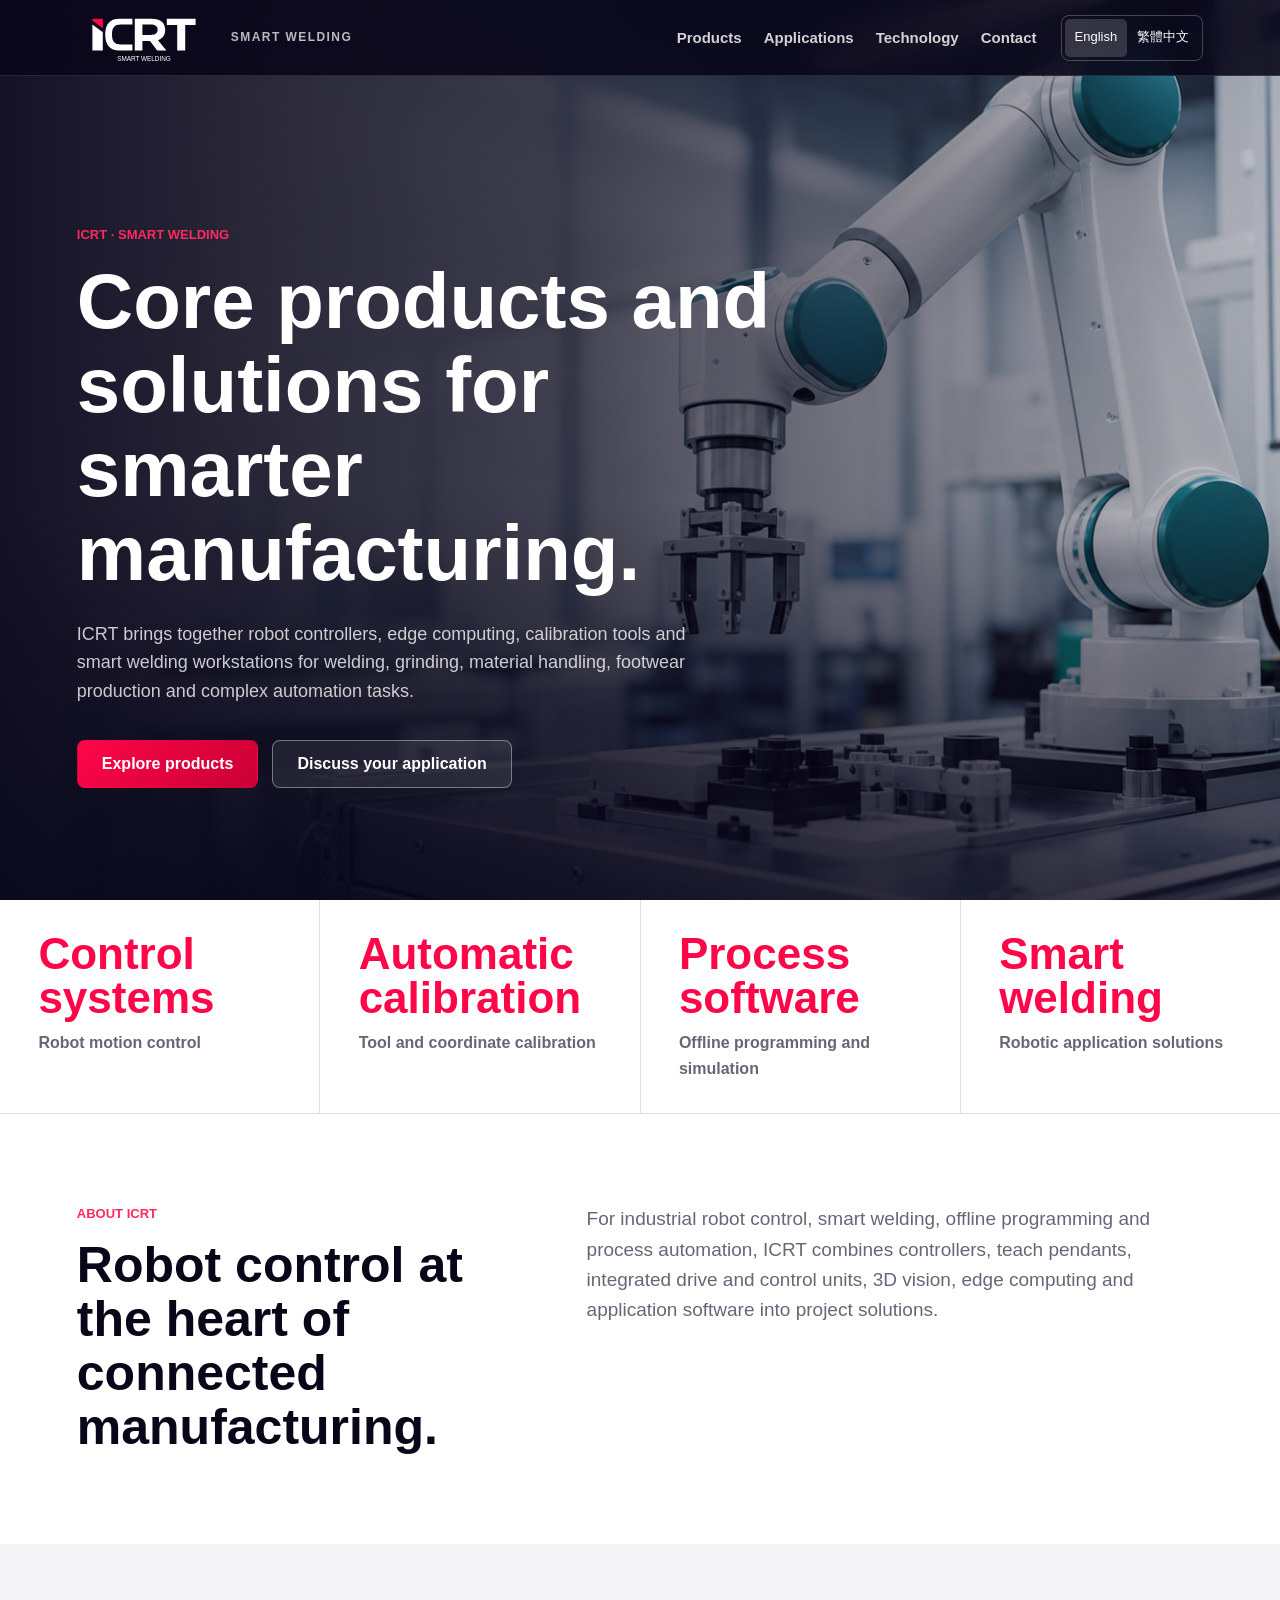
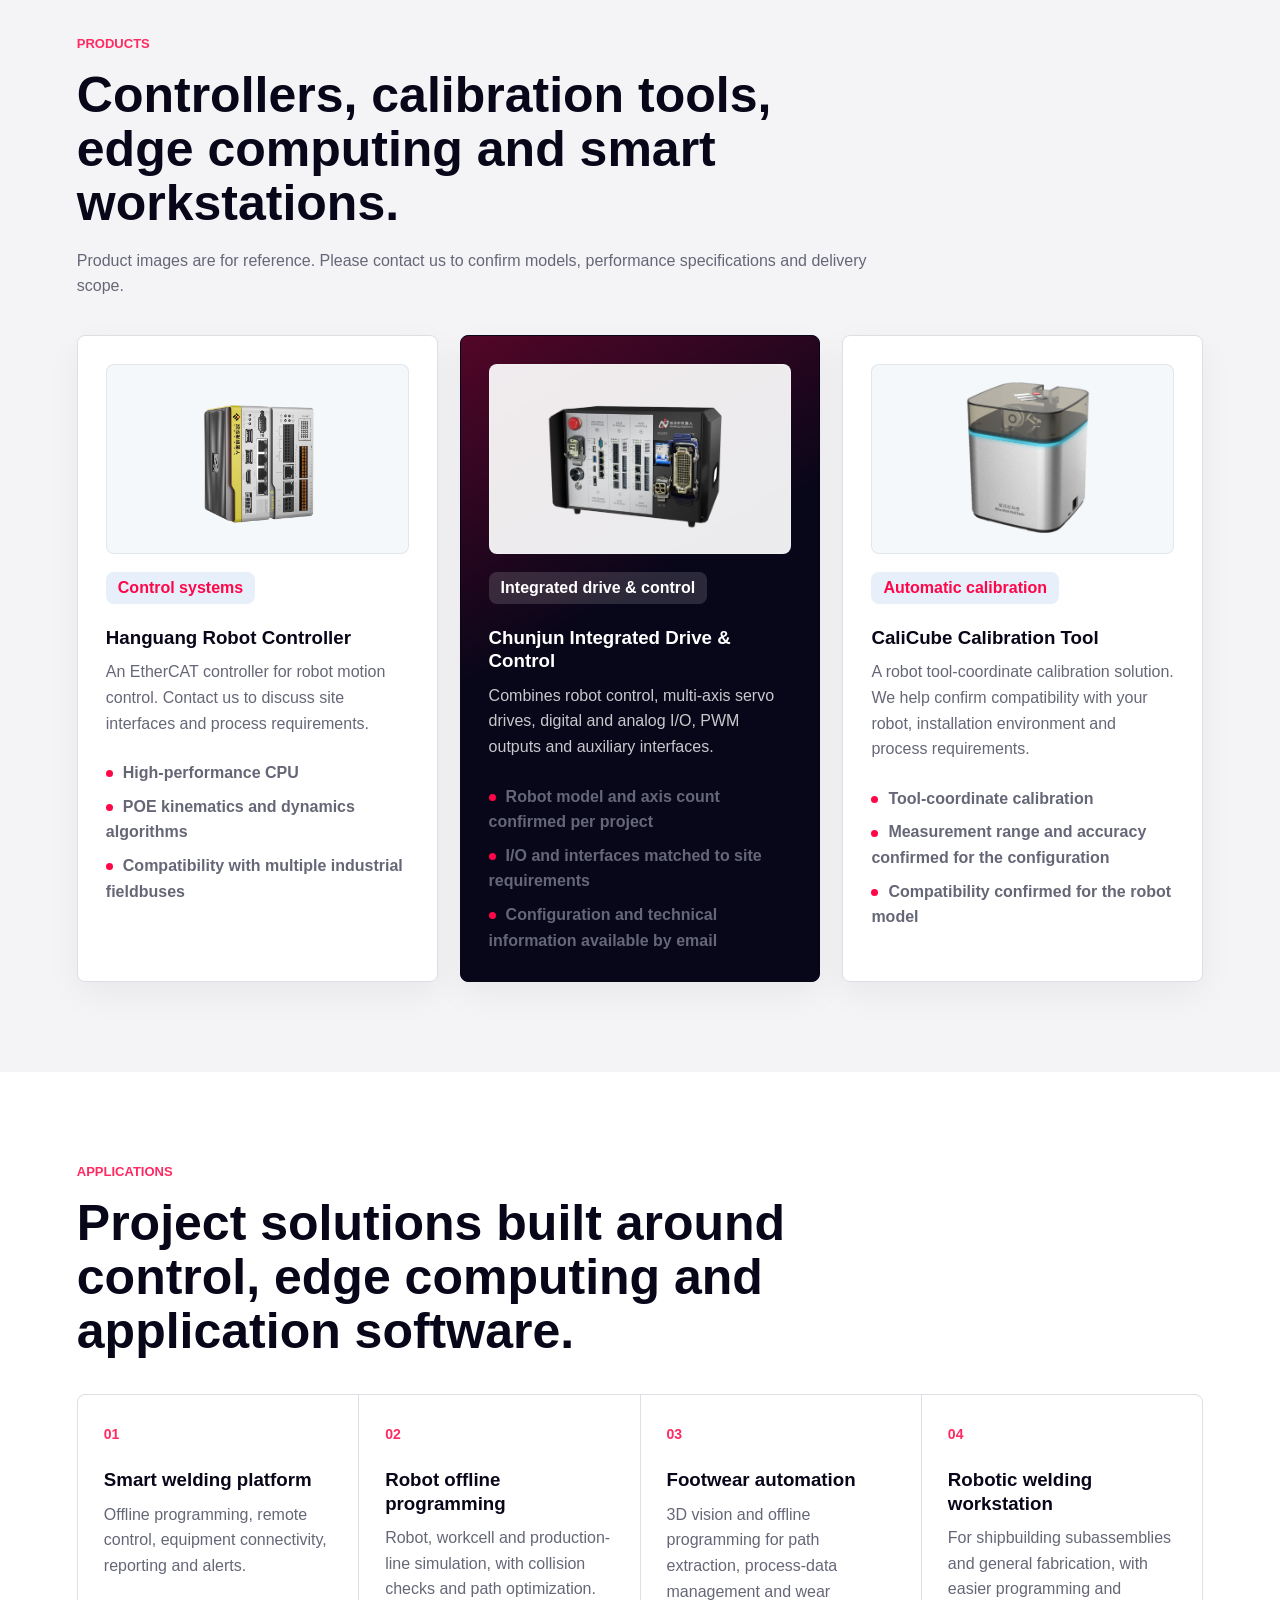
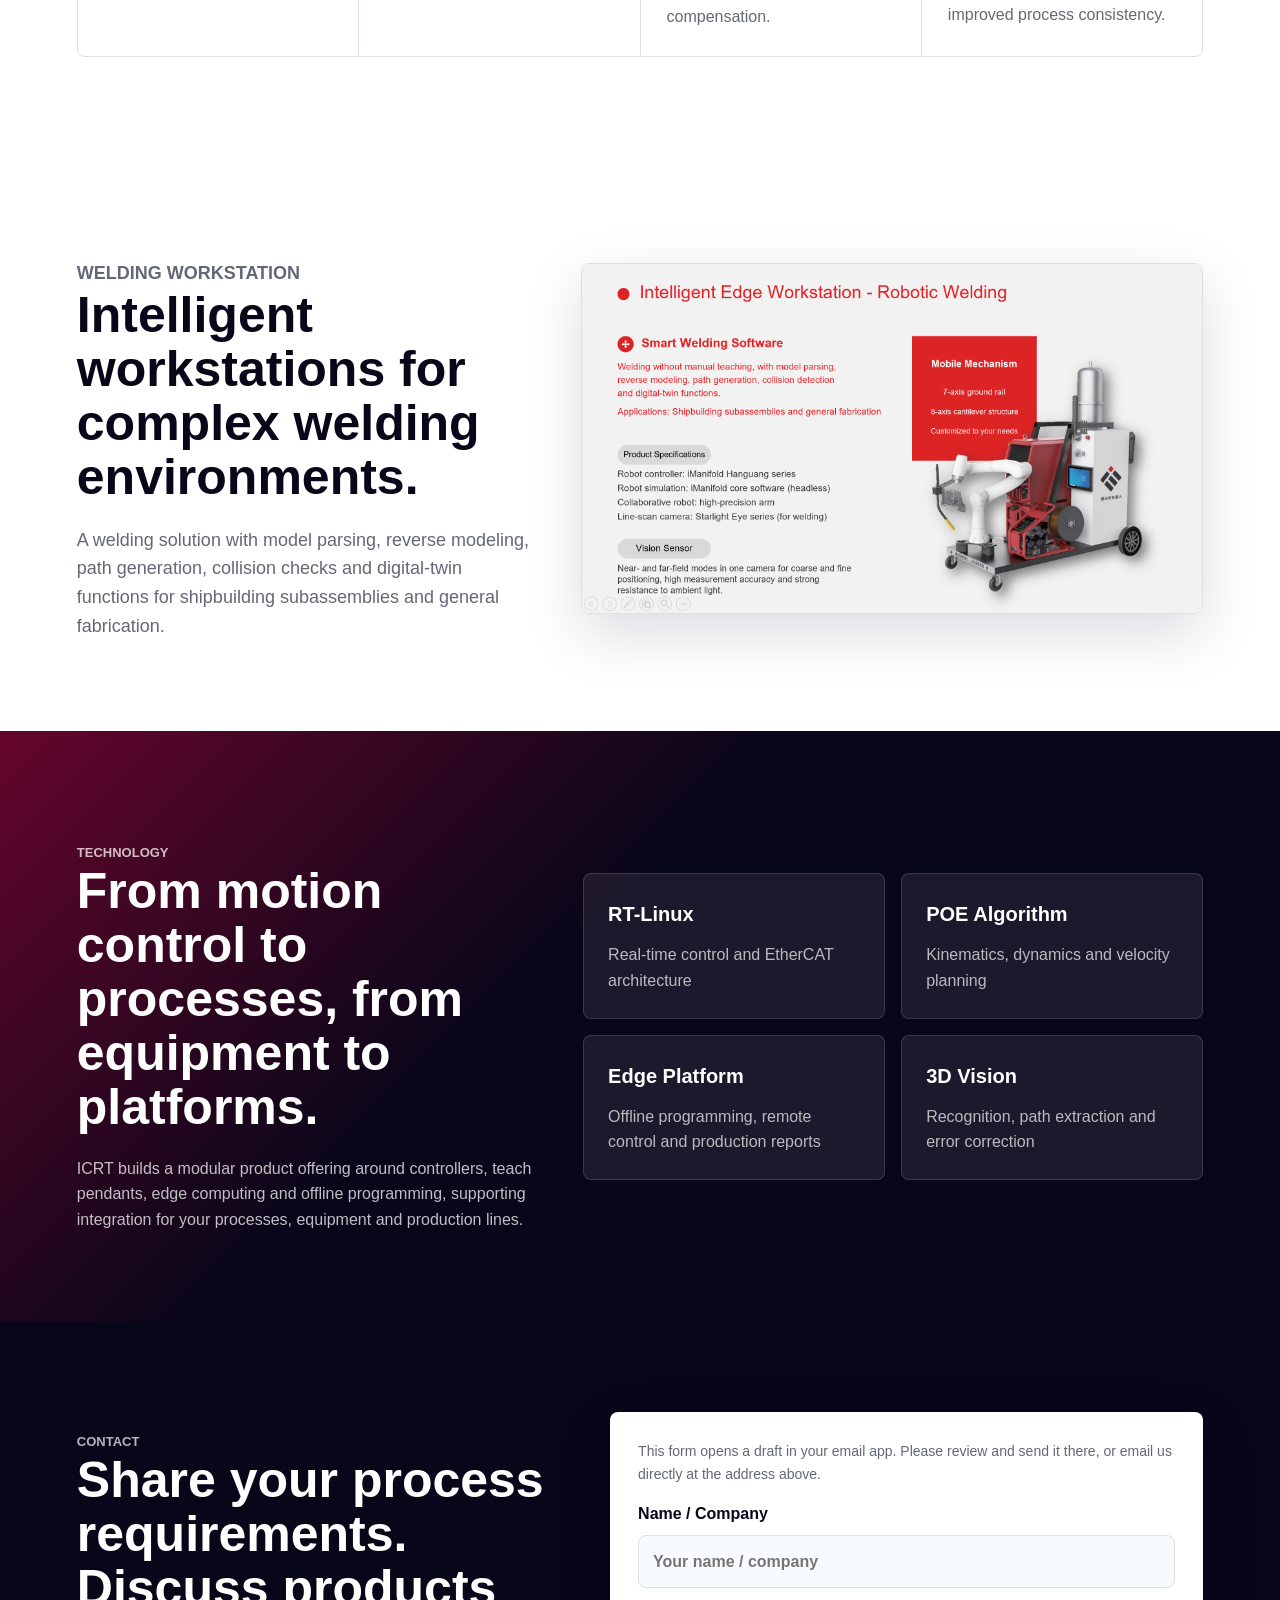
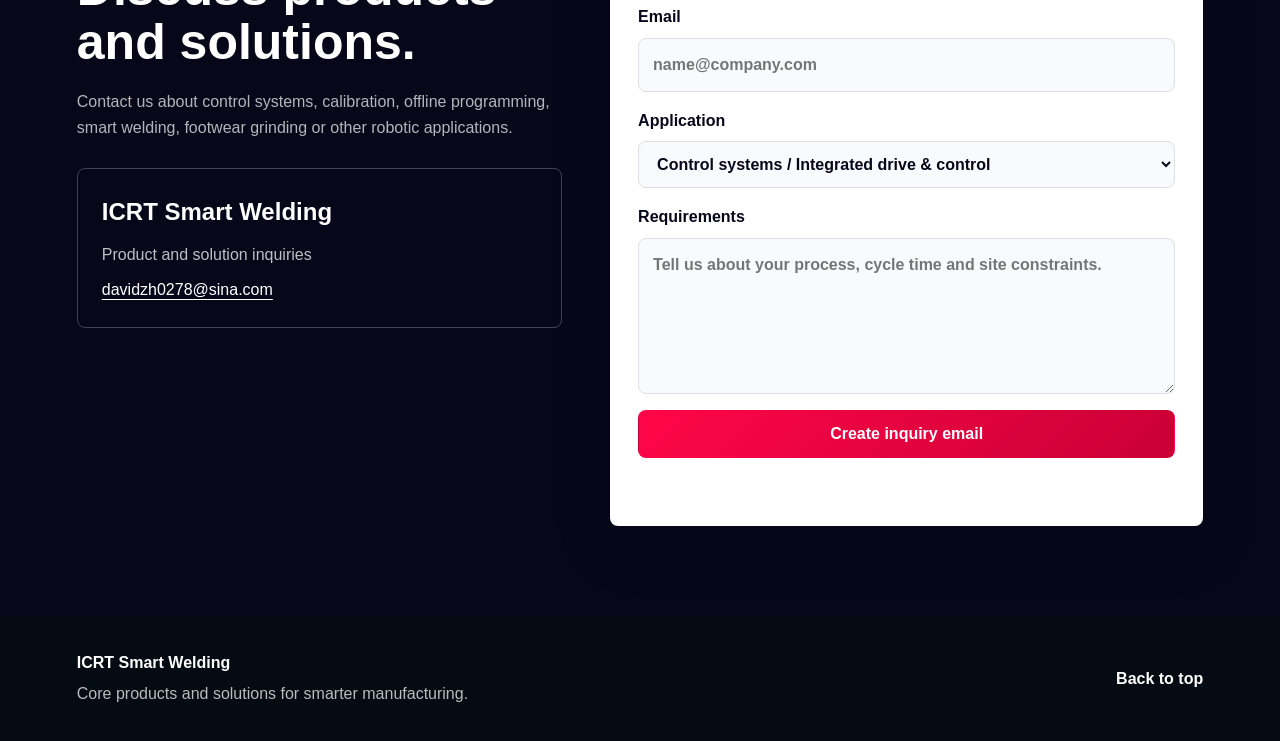
<file: index.html>
<!doctype html>
<html lang="en">
  <head>
    <meta charset="UTF-8" />
    <meta name="viewport" content="width=device-width, initial-scale=1.0" />
    <meta
      name="description"
      content="Explore ICRT robot control, calibration, offline programming, edge computing and smart welding solutions."
    />
    <title>ICRT Smart Welding | Robot Control &amp; Automation Solutions</title>
    <link rel="alternate" hreflang="en" href="./" />
    <link rel="alternate" hreflang="zh-Hant" href="zh-hant/" />
    <link rel="alternate" hreflang="x-default" href="./" />
    <link rel="icon" href="assets/brand/icrt-mark.svg" type="image/svg+xml" />
    <link rel="stylesheet" href="styles.css" />
  </head>
  <body>
    <header class="site-header">
      <a class="brand" href="#top" aria-label="ICRT Smart Welding home">
        <img src="assets/icrt-logo.svg" alt="" />
        <span>SMART WELDING</span>
      </a>
      <div class="header-controls">
        <nav class="site-nav" id="site-navigation" aria-label="Main navigation">
          <a href="#products">Products</a>
          <a href="#solutions">Applications</a>
          <a href="#technology">Technology</a>
          <a href="#contact">Contact</a>
        </nav>
        <nav class="language-switch" aria-label="Website language">
          <a href="./" lang="en" hreflang="en" aria-current="page">English</a>
          <a href="zh-hant/" lang="zh-Hant" hreflang="zh-Hant">繁體中文</a>
        </nav>
        <button class="nav-toggle" type="button" aria-label="Open navigation" aria-controls="site-navigation" aria-expanded="false">
          <span></span>
          <span></span>
          <span></span>
        </button>
      </div>
    </header>

    <main id="top">
      <section class="hero">
        <img class="hero-image" src="assets/hero-cobot.png" alt="A collaborative robot in an industrial workspace" />
        <div class="hero-overlay"></div>
        <div class="hero-content">
          <p class="eyebrow">ICRT · SMART WELDING</p>
          <h1>Core products and solutions for smarter manufacturing.</h1>
          <p>
            ICRT brings together robot controllers, edge computing, calibration tools and smart welding workstations
            for welding, grinding, material handling, footwear production and complex automation tasks.
          </p>
          <div class="hero-actions">
            <a class="button primary" href="#products">Explore products</a>
            <a class="button secondary" href="#contact">Discuss your application</a>
          </div>
        </div>
      </section>

      <section class="metrics">
        <article>
          <strong>Control systems</strong>
          <span>Robot motion control</span>
        </article>
        <article>
          <strong>Automatic calibration</strong>
          <span>Tool and coordinate calibration</span>
        </article>
        <article>
          <strong>Process software</strong>
          <span>Offline programming and simulation</span>
        </article>
        <article>
          <strong>Smart welding</strong>
          <span>Robotic application solutions</span>
        </article>
      </section>

      <section class="section intro">
        <div>
          <p class="section-label">About ICRT</p>
          <h2>Robot control at the heart of connected manufacturing.</h2>
        </div>
        <p>
          For industrial robot control, smart welding, offline programming and process automation,
          ICRT combines controllers, teach pendants, integrated drive and control units, 3D vision,
          edge computing and application software into project solutions.
        </p>
      </section>

      <section class="section" id="products">
        <div class="section-heading">
          <p class="section-label">Products</p>
          <h2>Controllers, calibration tools, edge computing and smart workstations.</h2>
          <p class="product-note">Product images are for reference. Please contact us to confirm models, performance specifications and delivery scope.</p>
        </div>
        <div class="product-grid">
          <article class="product-card">
            <img src="assets/materials/hangguang-controller.png" alt="Hanguang Robot Controller" />
            <span class="product-tag">Control systems</span>
            <h3>Hanguang Robot Controller</h3>
            <p>An EtherCAT controller for robot motion control. Contact us to discuss site interfaces and process requirements.</p>
            <ul>
              <li>High-performance CPU</li>
              <li>POE kinematics and dynamics algorithms</li>
              <li>Compatibility with multiple industrial fieldbuses</li>
            </ul>
          </article>
          <article class="product-card featured">
            <img src="assets/materials/chunjun-drive-control.png" alt="Chunjun Integrated Drive &amp; Control" />
            <span class="product-tag">Integrated drive &amp; control</span>
            <h3>Chunjun Integrated Drive &amp; Control</h3>
            <p>Combines robot control, multi-axis servo drives, digital and analog I/O, PWM outputs and auxiliary interfaces.</p>
            <ul>
              <li>Robot model and axis count confirmed per project</li>
              <li>I/O and interfaces matched to site requirements</li>
              <li>Configuration and technical information available by email</li>
            </ul>
          </article>
          <article class="product-card">
            <img src="assets/materials/calicube.png" alt="CaliCube calibration tool" />
            <span class="product-tag">Automatic calibration</span>
            <h3>CaliCube Calibration Tool</h3>
            <p>A robot tool-coordinate calibration solution. We help confirm compatibility with your robot, installation environment and process requirements.</p>
            <ul>
              <li>Tool-coordinate calibration</li>
              <li>Measurement range and accuracy confirmed for the configuration</li>
              <li>Compatibility confirmed for the robot model</li>
            </ul>
          </article>
        </div>
      </section>

      <section class="section solutions" id="solutions">
        <div class="section-heading">
          <p class="section-label">Applications</p>
          <h2>Project solutions built around control, edge computing and application software.</h2>
        </div>
        <div class="solution-list">
          <article>
            <span>01</span>
            <h3>Smart welding platform</h3>
            <p>Offline programming, remote control, equipment connectivity, reporting and alerts.</p>
          </article>
          <article>
            <span>02</span>
            <h3>Robot offline programming</h3>
            <p>Robot, workcell and production-line simulation, with collision checks and path optimization.</p>
          </article>
          <article>
            <span>03</span>
            <h3>Footwear automation</h3>
            <p>3D vision and offline programming for path extraction, process-data management and wear compensation.</p>
          </article>
          <article>
            <span>04</span>
            <h3>Robotic welding workstation</h3>
            <p>For shipbuilding subassemblies and general fabrication, with easier programming and improved process consistency.</p>
          </article>
        </div>
      </section>

      <section class="section image-feature">
        <div>
          <p class="section-label">Welding Workstation</p>
          <h2>Intelligent workstations for complex welding environments.</h2>
          <p>
            A welding solution with model parsing, reverse modeling, path generation, collision checks
            and digital-twin functions for shipbuilding subassemblies and general fabrication.
          </p>
        </div>
        <img src="assets/materials/welding-workstation-en.png" alt="Robotic welding workstation" />
      </section>

      <section class="section tech-band" id="technology">
        <div class="tech-copy">
          <p class="section-label">Technology</p>
          <h2>From motion control to processes, from equipment to platforms.</h2>
          <p>
            ICRT builds a modular product offering around controllers, teach pendants, edge computing
            and offline programming, supporting integration for your processes, equipment and production lines.
          </p>
        </div>
        <div class="tech-grid">
          <div>
            <strong>RT-Linux</strong>
            <span>Real-time control and EtherCAT architecture</span>
          </div>
          <div>
            <strong>POE Algorithm</strong>
            <span>Kinematics, dynamics and velocity planning</span>
          </div>
          <div>
            <strong>Edge Platform</strong>
            <span>Offline programming, remote control and production reports</span>
          </div>
          <div>
            <strong>3D Vision</strong>
            <span>Recognition, path extraction and error correction</span>
          </div>
        </div>
      </section>

      <section class="contact-section" id="contact">
        <div>
          <p class="section-label">Contact</p>
          <h2>Share your process requirements. Discuss products and solutions.</h2>
          <p>
            Contact us about control systems, calibration, offline programming, smart welding, footwear grinding or other robotic applications.
          </p>
          <div class="contact-details">
            <strong>ICRT Smart Welding</strong>
            <span>Product and solution inquiries</span>
            <a href="mailto:davidzh0278@sina.com">davidzh0278@sina.com</a>
          </div>
        </div>
        <form class="contact-form" aria-describedby="contact-form-help">
          <p class="form-help" id="contact-form-help">This form opens a draft in your email app. Please review and send it there, or email us directly at the address above.</p>
          <label>
            Name / Company
            <input type="text" name="name" placeholder="Your name / company" required />
          </label>
          <label>
            Email
            <input type="email" name="email" placeholder="name@company.com" required />
          </label>
          <label>
            Application
            <select name="scenario">
              <option>Control systems / Integrated drive &amp; control</option>
              <option>Smart welding platform</option>
              <option>Offline programming / Edge computing</option>
              <option>Calibration / Vision</option>
            </select>
          </label>
          <label>
            Requirements
            <textarea name="message" rows="5" placeholder="Tell us about your process, cycle time and site constraints." required></textarea>
          </label>
          <button class="button primary" type="submit">Create inquiry email</button>
          <p class="form-status" role="status"></p>
        </form>
      </section>
    </main>

    <footer class="site-footer">
      <div>
        <strong>ICRT Smart Welding</strong>
        <p>Core products and solutions for smarter manufacturing.</p>
      </div>
      <a href="#top">Back to top</a>
    </footer>

    <script src="script.js"></script>
  </body>
</html>
</file>
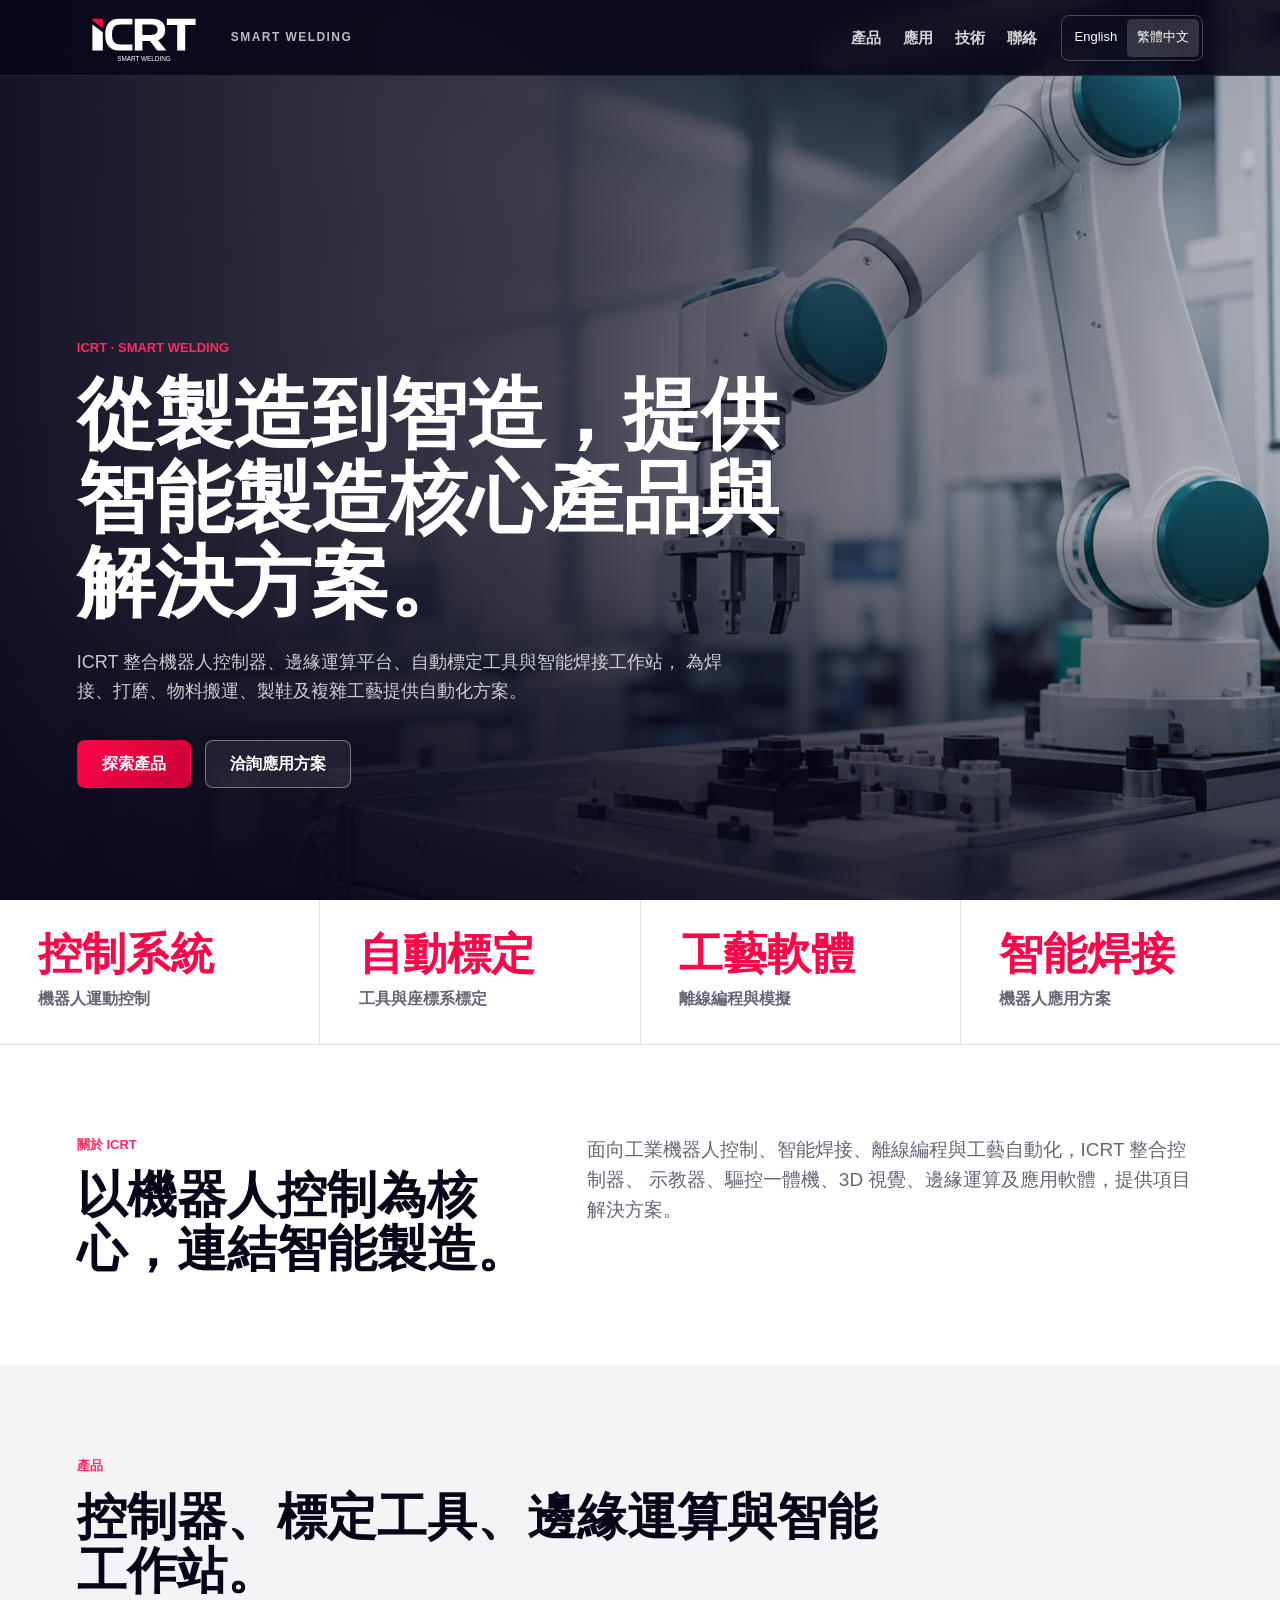
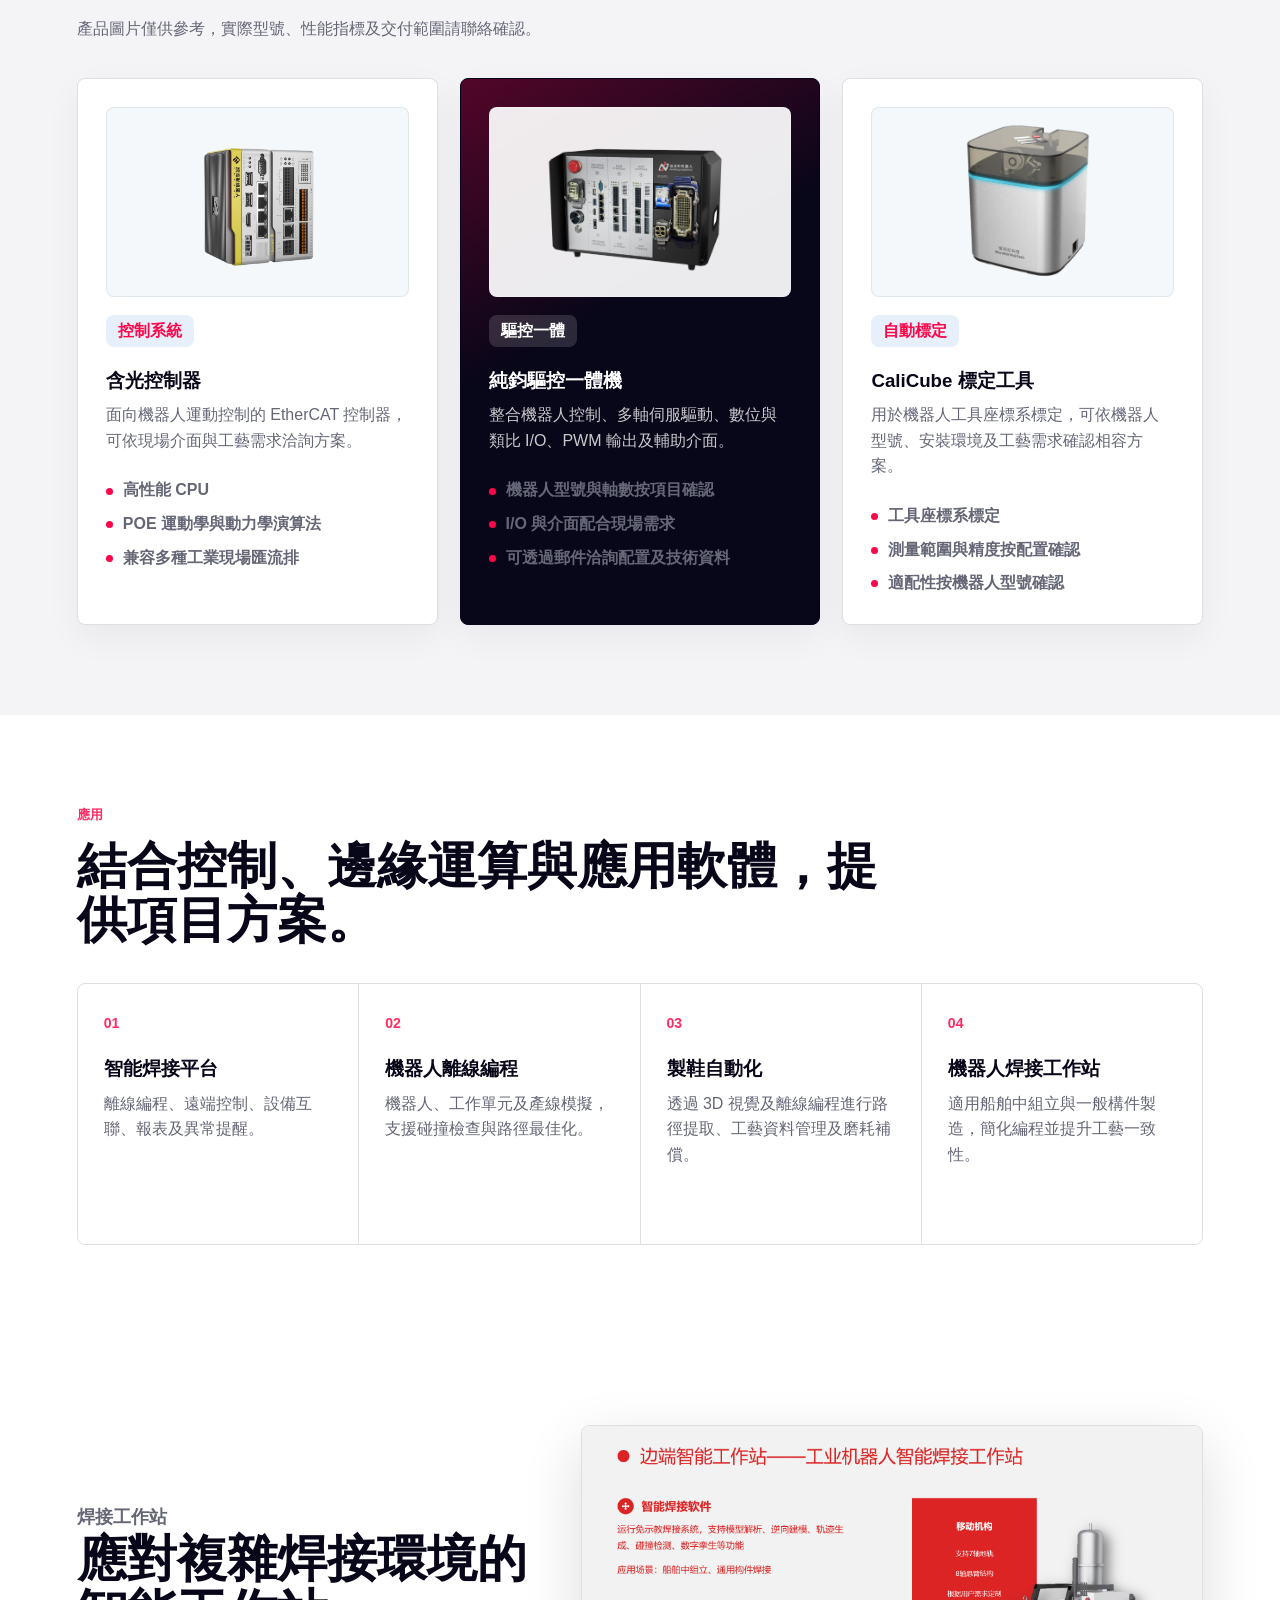
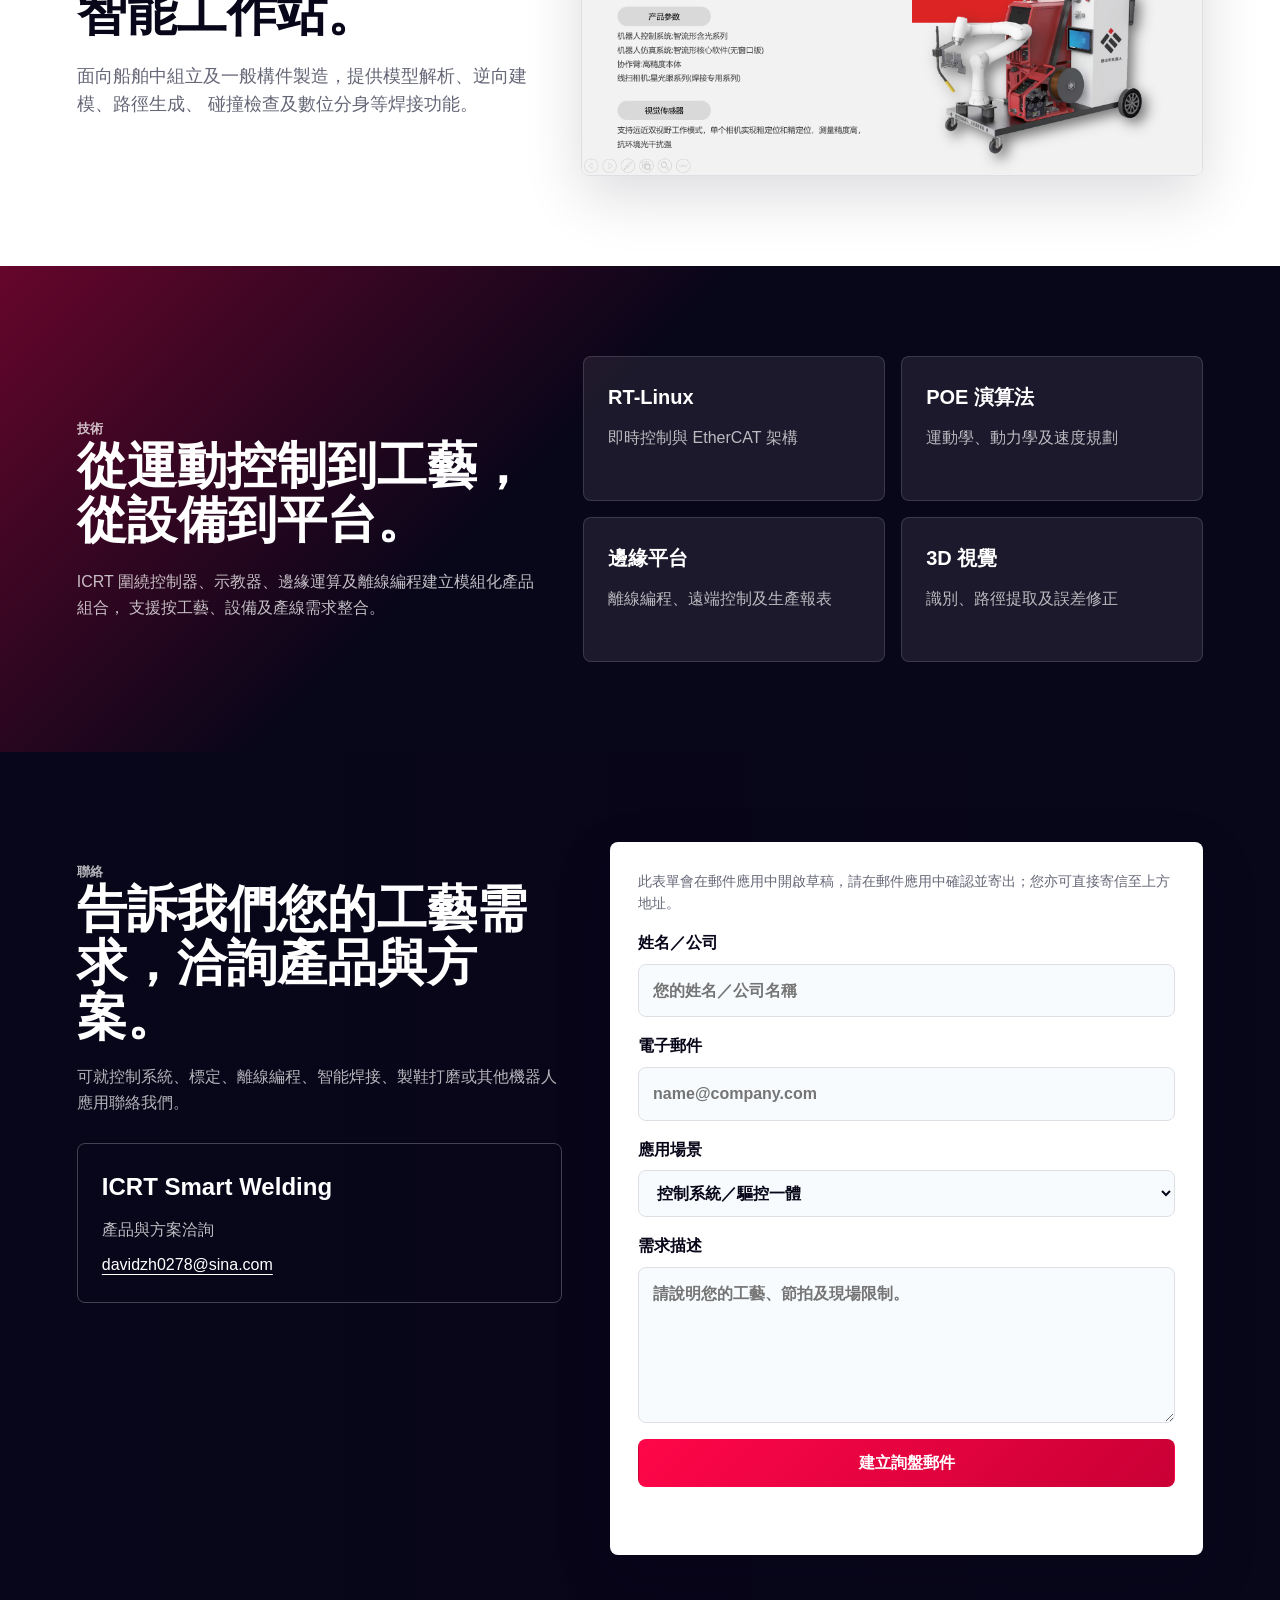
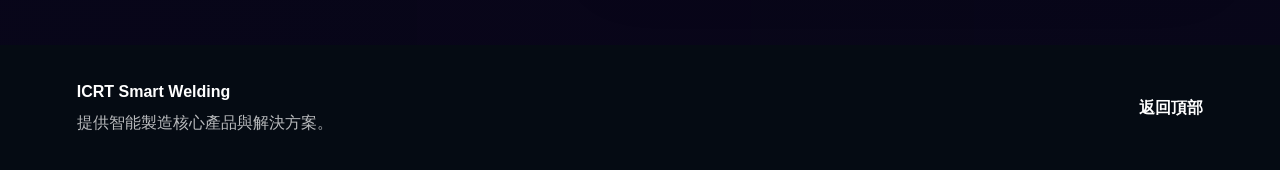
<file: zh-hant/index.html>
<!doctype html>
<html lang="zh-Hant">
  <head>
    <meta charset="UTF-8" />
    <meta name="viewport" content="width=device-width, initial-scale=1.0" />
    <meta
      name="description"
      content="了解 ICRT 的機器人控制、標定、離線編程、邊緣運算與智能焊接解決方案。"
    />
    <title>ICRT Smart Welding｜機器人控制與自動化解決方案</title>
    <link rel="alternate" hreflang="en" href="../" />
    <link rel="alternate" hreflang="zh-Hant" href="./" />
    <link rel="alternate" hreflang="x-default" href="../" />
    <link rel="icon" href="../assets/brand/icrt-mark.svg" type="image/svg+xml" />
    <link rel="stylesheet" href="../styles.css" />
  </head>
  <body>
    <header class="site-header">
      <a class="brand" href="#top" aria-label="ICRT Smart Welding 首頁">
        <img src="../assets/icrt-logo.svg" alt="" />
        <span>SMART WELDING</span>
      </a>
      <div class="header-controls">
        <nav class="site-nav" id="site-navigation" aria-label="主導覽">
          <a href="#products">產品</a>
          <a href="#solutions">應用</a>
          <a href="#technology">技術</a>
          <a href="#contact">聯絡</a>
        </nav>
        <nav class="language-switch" aria-label="網站語言">
          <a href="../" lang="en" hreflang="en">English</a>
          <a href="./" lang="zh-Hant" hreflang="zh-Hant" aria-current="page">繁體中文</a>
        </nav>
        <button class="nav-toggle" type="button" aria-label="開啟導覽" aria-controls="site-navigation" aria-expanded="false">
          <span></span>
          <span></span>
          <span></span>
        </button>
      </div>
    </header>

    <main id="top">
      <section class="hero">
        <img class="hero-image" src="../assets/hero-cobot.png" alt="工業工作環境中的協作機器人" />
        <div class="hero-overlay"></div>
        <div class="hero-content">
          <p class="eyebrow">ICRT · SMART WELDING</p>
          <h1>從製造到智造，提供智能製造核心產品與解決方案。</h1>
          <p>
            ICRT 整合機器人控制器、邊緣運算平台、自動標定工具與智能焊接工作站，
            為焊接、打磨、物料搬運、製鞋及複雜工藝提供自動化方案。
          </p>
          <div class="hero-actions">
            <a class="button primary" href="#products">探索產品</a>
            <a class="button secondary" href="#contact">洽詢應用方案</a>
          </div>
        </div>
      </section>

      <section class="metrics">
        <article>
          <strong>控制系統</strong>
          <span>機器人運動控制</span>
        </article>
        <article>
          <strong>自動標定</strong>
          <span>工具與座標系標定</span>
        </article>
        <article>
          <strong>工藝軟體</strong>
          <span>離線編程與模擬</span>
        </article>
        <article>
          <strong>智能焊接</strong>
          <span>機器人應用方案</span>
        </article>
      </section>

      <section class="section intro">
        <div>
          <p class="section-label">關於 ICRT</p>
          <h2>以機器人控制為核心，連結智能製造。</h2>
        </div>
        <p>
          面向工業機器人控制、智能焊接、離線編程與工藝自動化，ICRT 整合控制器、
          示教器、驅控一體機、3D 視覺、邊緣運算及應用軟體，提供項目解決方案。
        </p>
      </section>

      <section class="section" id="products">
        <div class="section-heading">
          <p class="section-label">產品</p>
          <h2>控制器、標定工具、邊緣運算與智能工作站。</h2>
          <p class="product-note">產品圖片僅供參考，實際型號、性能指標及交付範圍請聯絡確認。</p>
        </div>
        <div class="product-grid">
          <article class="product-card">
            <img src="../assets/materials/hangguang-controller.png" alt="含光控制器" />
            <span class="product-tag">控制系統</span>
            <h3>含光控制器</h3>
            <p>面向機器人運動控制的 EtherCAT 控制器，可依現場介面與工藝需求洽詢方案。</p>
            <ul>
              <li>高性能 CPU</li>
              <li>POE 運動學與動力學演算法</li>
              <li>兼容多種工業現場匯流排</li>
            </ul>
          </article>
          <article class="product-card featured">
            <img src="../assets/materials/chunjun-drive-control.png" alt="純鈞驅控一體機" />
            <span class="product-tag">驅控一體</span>
            <h3>純鈞驅控一體機</h3>
            <p>整合機器人控制、多軸伺服驅動、數位與類比 I/O、PWM 輸出及輔助介面。</p>
            <ul>
              <li>機器人型號與軸數按項目確認</li>
              <li>I/O 與介面配合現場需求</li>
              <li>可透過郵件洽詢配置及技術資料</li>
            </ul>
          </article>
          <article class="product-card">
            <img src="../assets/materials/calicube.png" alt="CaliCube 標定工具" />
            <span class="product-tag">自動標定</span>
            <h3>CaliCube 標定工具</h3>
            <p>用於機器人工具座標系標定，可依機器人型號、安裝環境及工藝需求確認相容方案。</p>
            <ul>
              <li>工具座標系標定</li>
              <li>測量範圍與精度按配置確認</li>
              <li>適配性按機器人型號確認</li>
            </ul>
          </article>
        </div>
      </section>

      <section class="section solutions" id="solutions">
        <div class="section-heading">
          <p class="section-label">應用</p>
          <h2>結合控制、邊緣運算與應用軟體，提供項目方案。</h2>
        </div>
        <div class="solution-list">
          <article>
            <span>01</span>
            <h3>智能焊接平台</h3>
            <p>離線編程、遠端控制、設備互聯、報表及異常提醒。</p>
          </article>
          <article>
            <span>02</span>
            <h3>機器人離線編程</h3>
            <p>機器人、工作單元及產線模擬，支援碰撞檢查與路徑最佳化。</p>
          </article>
          <article>
            <span>03</span>
            <h3>製鞋自動化</h3>
            <p>透過 3D 視覺及離線編程進行路徑提取、工藝資料管理及磨耗補償。</p>
          </article>
          <article>
            <span>04</span>
            <h3>機器人焊接工作站</h3>
            <p>適用船舶中組立與一般構件製造，簡化編程並提升工藝一致性。</p>
          </article>
        </div>
      </section>

      <section class="section image-feature">
        <div>
          <p class="section-label">焊接工作站</p>
          <h2>應對複雜焊接環境的智能工作站。</h2>
          <p>
            面向船舶中組立及一般構件製造，提供模型解析、逆向建模、路徑生成、
            碰撞檢查及數位分身等焊接功能。
          </p>
        </div>
        <img src="../assets/materials/welding-workstation.png" alt="機器人焊接工作站" />
      </section>

      <section class="section tech-band" id="technology">
        <div class="tech-copy">
          <p class="section-label">技術</p>
          <h2>從運動控制到工藝，從設備到平台。</h2>
          <p>
            ICRT 圍繞控制器、示教器、邊緣運算及離線編程建立模組化產品組合，
            支援按工藝、設備及產線需求整合。
          </p>
        </div>
        <div class="tech-grid">
          <div>
            <strong>RT-Linux</strong>
            <span>即時控制與 EtherCAT 架構</span>
          </div>
          <div>
            <strong>POE 演算法</strong>
            <span>運動學、動力學及速度規劃</span>
          </div>
          <div>
            <strong>邊緣平台</strong>
            <span>離線編程、遠端控制及生產報表</span>
          </div>
          <div>
            <strong>3D 視覺</strong>
            <span>識別、路徑提取及誤差修正</span>
          </div>
        </div>
      </section>

      <section class="contact-section" id="contact">
        <div>
          <p class="section-label">聯絡</p>
          <h2>告訴我們您的工藝需求，洽詢產品與方案。</h2>
          <p>
            可就控制系統、標定、離線編程、智能焊接、製鞋打磨或其他機器人應用聯絡我們。
          </p>
          <div class="contact-details">
            <strong>ICRT Smart Welding</strong>
            <span>產品與方案洽詢</span>
            <a href="mailto:davidzh0278@sina.com">davidzh0278@sina.com</a>
          </div>
        </div>
        <form class="contact-form" aria-describedby="contact-form-help">
          <p class="form-help" id="contact-form-help">此表單會在郵件應用中開啟草稿，請在郵件應用中確認並寄出；您亦可直接寄信至上方地址。</p>
          <label>
            姓名／公司
            <input type="text" name="name" placeholder="您的姓名／公司名稱" required />
          </label>
          <label>
            電子郵件
            <input type="email" name="email" placeholder="name@company.com" required />
          </label>
          <label>
            應用場景
            <select name="scenario">
              <option>控制系統／驅控一體</option>
              <option>智能焊接平台</option>
              <option>離線編程／邊緣運算</option>
              <option>標定／視覺</option>
            </select>
          </label>
          <label>
            需求描述
            <textarea name="message" rows="5" placeholder="請說明您的工藝、節拍及現場限制。" required></textarea>
          </label>
          <button class="button primary" type="submit">建立詢盤郵件</button>
          <p class="form-status" role="status"></p>
        </form>
      </section>
    </main>

    <footer class="site-footer">
      <div>
        <strong>ICRT Smart Welding</strong>
        <p>提供智能製造核心產品與解決方案。</p>
      </div>
      <a href="#top">返回頂部</a>
    </footer>

    <script src="../script.js"></script>
  </body>
</html>
</file>
<file: styles.css>
:root {
  --ink: #080619;
  --muted: #656777;
  --line: #dedfe5;
  --paper: #f4f4f6;
  --surface: #ffffff;
  --navy: #080619;
  --blue: #ff0649;
  --cyan: #ff2a61;
  --orange: #ff0649;
  --silver: #d7d9df;
  --shadow: 0 20px 60px rgba(8, 6, 25, 0.14);
}

* {
  box-sizing: border-box;
}

html {
  scroll-behavior: smooth;
}

body {
  margin: 0;
  color: var(--ink);
  background: var(--paper);
  font-family: Arial, Helvetica, sans-serif;
  line-height: 1.6;
}

html:lang(zh-Hant) body {
  font-family: "Microsoft JhengHei", "PingFang TC", "Noto Sans TC", Arial, sans-serif;
}

a {
  color: inherit;
  text-decoration: none;
}

button,
input,
textarea,
select {
  font: inherit;
}

.site-header {
  position: fixed;
  inset: 0 0 auto;
  z-index: 20;
  display: flex;
  align-items: center;
  justify-content: space-between;
  min-height: 76px;
  padding: 0 6vw;
  color: #fff;
  background: rgba(8, 6, 25, 0.88);
  border-bottom: 1px solid rgba(255, 255, 255, 0.12);
  backdrop-filter: blur(18px);
}

.brand {
  display: flex;
  align-items: center;
  gap: 12px;
  font-weight: 800;
}

.brand img {
  width: 142px;
  height: 58px;
  object-fit: contain;
  padding: 0;
  background: transparent;
  border-radius: 0;
}

.brand span {
  font-size: 12px;
  letter-spacing: 0.12em;
  color: rgba(255, 255, 255, 0.72);
}

.header-controls {
  display: flex;
  align-items: center;
  gap: 24px;
}

.language-switch {
  display: flex;
  align-items: center;
  padding: 3px;
  border: 1px solid rgba(255, 255, 255, 0.24);
  border-radius: 8px;
  font-size: 13px;
  white-space: nowrap;
}

.language-switch a {
  display: flex;
  align-items: center;
  min-height: 38px;
  padding: 0 10px;
  border-radius: 5px;
}

.language-switch a[aria-current="page"] {
  color: #fff;
  background: rgba(255, 255, 255, 0.16);
}

.language-switch a:focus-visible,
.nav-toggle:focus-visible {
  outline: 2px solid #fff;
  outline-offset: 3px;
}

.site-nav {
  display: flex;
  align-items: center;
  gap: 22px;
  color: rgba(255, 255, 255, 0.82);
  font-size: 15px;
  font-weight: 700;
}

.site-nav a:hover {
  color: #fff;
}

.nav-toggle {
  display: none;
  width: 42px;
  height: 42px;
  padding: 10px;
  background: transparent;
  border: 1px solid rgba(255, 255, 255, 0.24);
  border-radius: 8px;
}

.nav-toggle span {
  display: block;
  height: 2px;
  margin: 5px 0;
  background: #fff;
}

.hero {
  position: relative;
  min-height: 100vh;
  display: grid;
  align-items: end;
  overflow: hidden;
  background: var(--navy);
}

.hero-image {
  position: absolute;
  inset: 0;
  width: 100%;
  height: 100%;
  object-fit: cover;
}

.hero-overlay {
  position: absolute;
  inset: 0;
  background:
    linear-gradient(90deg, rgba(8, 6, 25, 0.95) 0%, rgba(8, 6, 25, 0.75) 43%, rgba(8, 6, 25, 0.2) 100%),
    linear-gradient(0deg, rgba(8, 6, 25, 0.7), transparent 44%);
}

.hero-content {
  position: relative;
  z-index: 1;
  width: min(820px, 88vw);
  min-width: 0;
  max-width: 100%;
  padding: 150px 0 112px 6vw;
  color: #fff;
}

.eyebrow,
.section-label {
  margin: 0 0 13px;
  color: var(--cyan);
  font-size: 13px;
  font-weight: 900;
  letter-spacing: 0;
  text-transform: uppercase;
}

.hero h1,
.section h2,
.contact-section h2 {
  margin: 0;
  line-height: 1.08;
  letter-spacing: 0;
}

.hero h1 {
  font-size: clamp(44px, 6.5vw, 78px);
  max-width: 780px;
  overflow-wrap: anywhere;
}

.hero p:not(.eyebrow) {
  max-width: 650px;
  margin: 24px 0 0;
  color: rgba(255, 255, 255, 0.78);
  font-size: 18px;
  overflow-wrap: anywhere;
}

.hero-actions {
  display: flex;
  flex-wrap: wrap;
  gap: 14px;
  margin-top: 34px;
}

.button {
  display: inline-flex;
  align-items: center;
  justify-content: center;
  min-height: 48px;
  padding: 0 24px;
  border: 1px solid transparent;
  border-radius: 8px;
  font-weight: 900;
  cursor: pointer;
}

.button.primary {
  color: #fff;
  background: linear-gradient(135deg, #ff0649, #c90035);
}

.button.secondary {
  color: #fff;
  border-color: rgba(255, 255, 255, 0.38);
  background: rgba(255, 255, 255, 0.08);
}

.metrics {
  display: grid;
  grid-template-columns: repeat(4, 1fr);
  gap: 1px;
  background: var(--line);
  border-bottom: 1px solid var(--line);
}

.metrics article {
  padding: 32px clamp(24px, 3vw, 48px);
  background: #fff;
}

.metrics strong {
  display: block;
  color: var(--blue);
  font-size: clamp(28px, 4vw, 44px);
  line-height: 1;
}

.metrics span {
  display: block;
  margin-top: 10px;
  color: var(--muted);
  font-weight: 700;
}

.section,
.contact-section {
  padding: 90px 6vw;
}

.intro {
  display: grid;
  grid-template-columns: minmax(280px, 0.85fr) minmax(0, 1.15fr);
  gap: 54px;
  align-items: start;
  background: #fff;
}

.intro p:last-child {
  margin: 0;
  color: var(--muted);
  font-size: 19px;
}

.section-heading {
  max-width: 820px;
  margin-bottom: 36px;
}

.section h2,
.contact-section h2 {
  font-size: clamp(30px, 4vw, 50px);
}

.product-grid {
  display: grid;
  grid-template-columns: repeat(3, 1fr);
  gap: 22px;
}

.product-card {
  min-height: 315px;
  padding: 28px;
  background: var(--surface);
  border: 1px solid var(--line);
  border-radius: 8px;
  box-shadow: 0 12px 35px rgba(7, 18, 31, 0.05);
}

.product-card img {
  display: block;
  width: 100%;
  height: 190px;
  object-fit: contain;
  margin-bottom: 18px;
  padding: 12px;
  background: #f5f8fb;
  border: 1px solid rgba(216, 225, 232, 0.72);
  border-radius: 8px;
}

.product-card.featured {
  color: #fff;
  background:
    linear-gradient(150deg, rgba(255, 6, 73, 0.3), transparent 42%),
    var(--navy);
  border-color: var(--navy);
}

.product-card.featured img {
  background: rgba(255, 255, 255, 0.92);
  border-color: rgba(255, 255, 255, 0.24);
}

.product-tag {
  display: inline-flex;
  min-height: 32px;
  align-items: center;
  padding: 0 12px;
  color: var(--blue);
  background: rgba(11, 99, 206, 0.1);
  border-radius: 8px;
  font-weight: 900;
}

.featured .product-tag {
  color: #fff;
  background: rgba(255, 255, 255, 0.14);
}

.product-card h3,
.solution-list h3 {
  margin: 22px 0 10px;
  line-height: 1.25;
}

.product-card p,
.solution-list p,
.tech-copy p,
.contact-section p {
  margin: 0;
  color: var(--muted);
}

.featured p,
.featured li {
  color: rgba(255, 255, 255, 0.78);
}

.product-card ul {
  display: grid;
  gap: 8px;
  padding: 0;
  margin: 24px 0 0;
  list-style: none;
}

.product-card li {
  color: var(--muted);
  font-weight: 700;
}

.product-card li::before {
  content: "";
  display: inline-block;
  width: 7px;
  height: 7px;
  margin-right: 10px;
  background: var(--orange);
  border-radius: 50%;
  vertical-align: middle;
}

.solutions {
  background: #fff;
}

.solution-list {
  display: grid;
  grid-template-columns: repeat(4, 1fr);
  gap: 1px;
  background: var(--line);
  border: 1px solid var(--line);
  border-radius: 8px;
  overflow: hidden;
}

.solution-list article {
  min-height: 260px;
  padding: 26px;
  background: #fff;
}

.solution-list span {
  color: var(--cyan);
  font-size: 14px;
  font-weight: 900;
}

.image-feature {
  display: grid;
  grid-template-columns: minmax(280px, 0.85fr) minmax(0, 1.15fr);
  gap: 44px;
  align-items: center;
  background: #fff;
}

.image-feature p {
  margin: 22px 0 0;
  color: var(--muted);
  font-size: 18px;
}

.image-feature img {
  display: block;
  width: 100%;
  border: 1px solid var(--line);
  border-radius: 8px;
  box-shadow: var(--shadow);
}

.tech-band {
  display: grid;
  grid-template-columns: minmax(280px, 0.85fr) minmax(0, 1.15fr);
  gap: 48px;
  align-items: center;
  color: #fff;
  background:
    linear-gradient(135deg, rgba(255, 6, 73, 0.38), transparent 42%),
    var(--navy);
}

.tech-copy p {
  margin-top: 22px;
  color: rgba(255, 255, 255, 0.74);
}

.tech-grid {
  display: grid;
  grid-template-columns: repeat(2, 1fr);
  gap: 16px;
}

.tech-grid div {
  min-height: 145px;
  padding: 24px;
  background: rgba(255, 255, 255, 0.08);
  border: 1px solid rgba(255, 255, 255, 0.14);
  border-radius: 8px;
}

.tech-grid strong {
  display: block;
  font-size: 20px;
}

.tech-grid span {
  display: block;
  margin-top: 12px;
  color: rgba(255, 255, 255, 0.7);
}

.contact-section {
  display: grid;
  grid-template-columns: minmax(280px, 0.9fr) minmax(0, 1.1fr);
  gap: 48px;
  align-items: start;
  color: #fff;
  background:
    linear-gradient(90deg, rgba(8, 6, 25, 0.97), rgba(8, 6, 25, 0.88)),
    var(--navy);
}

.contact-section p {
  margin-top: 20px;
  color: rgba(255, 255, 255, 0.7);
}

.contact-details {
  display: grid;
  gap: 10px;
  margin-top: 28px;
  padding: 24px;
  border: 1px solid rgba(255, 255, 255, 0.24);
  border-radius: 8px;
}

.contact-details strong {
  font-size: 24px;
}

.contact-details span {
  color: rgba(255, 255, 255, 0.74);
}

.contact-details a {
  color: #fff;
  overflow-wrap: anywhere;
  text-decoration: underline;
  text-underline-offset: 4px;
}

.product-note {
  margin: 18px 0 0;
  color: var(--muted);
}

.contact-form {
  display: grid;
  gap: 16px;
  padding: 28px;
  color: var(--ink);
  background: #fff;
  border-radius: 8px;
  box-shadow: var(--shadow);
}

.contact-form label {
  display: grid;
  gap: 8px;
  font-weight: 800;
}

.contact-form input,
.contact-form textarea,
.contact-form select {
  width: 100%;
  padding: 13px 14px;
  color: var(--ink);
  background: #f8fbfd;
  border: 1px solid var(--line);
  border-radius: 8px;
  outline: none;
}

.contact-form input:focus,
.contact-form textarea:focus,
.contact-form select:focus {
  border-color: var(--blue);
  box-shadow: 0 0 0 4px rgba(11, 99, 206, 0.12);
}

.contact-form .form-help {
  margin: 0;
  color: var(--muted);
  font-size: 14px;
}

.contact-form .form-status {
  min-height: 24px;
  margin: 0;
  color: var(--ink);
  font-weight: 800;
}

.site-footer {
  display: flex;
  align-items: center;
  justify-content: space-between;
  gap: 24px;
  padding: 34px 6vw;
  color: rgba(255, 255, 255, 0.72);
  background: #050b13;
}

.site-footer strong {
  color: #fff;
}

.site-footer p {
  margin: 6px 0 0;
}

.site-footer a {
  color: #fff;
  font-weight: 900;
}

@media (max-width: 1080px) {
  .metrics,
  .solution-list {
    grid-template-columns: repeat(2, 1fr);
  }

  .product-grid {
    grid-template-columns: 1fr;
  }
}

@media (max-width: 820px) {
  .hero {
    min-height: 720px;
  }

  .hero-content {
    width: auto;
    padding: 128px 6vw 74px;
  }

  .hero h1 {
    font-size: clamp(32px, 8.8vw, 38px);
    line-height: 1.12;
  }

  .hero-actions,
  .site-footer {
    align-items: stretch;
    flex-direction: column;
  }

  .button {
    width: 100%;
  }

  .intro,
  .image-feature,
  .tech-band,
  .contact-section {
    grid-template-columns: 1fr;
  }

  .metrics,
  .solution-list,
  .tech-grid {
    grid-template-columns: 1fr;
  }

  .metrics article {
    padding: 28px 6vw;
  }

  .section,
  .contact-section {
    padding: 68px 6vw;
  }
}

@media (max-width: 1080px) {
  .site-header {
    min-height: 66px;
  }

  .brand img {
    width: 112px;
    height: 52px;
  }

  .brand span {
    display: none;
  }

  .header-controls {
    gap: 8px;
  }

  .language-switch {
    padding: 2px;
    font-size: 11px;
  }

  .language-switch a {
    min-height: 38px;
    padding: 0 7px;
  }

  .nav-toggle {
    display: block;
  }

  .site-nav {
    position: absolute;
    top: 66px;
    right: 6vw;
    left: 6vw;
    display: none;
    flex-direction: column;
    align-items: stretch;
    gap: 0;
    padding: 10px;
    color: var(--ink);
    background: #fff;
    border: 1px solid var(--line);
    border-radius: 8px;
    box-shadow: var(--shadow);
  }

  .site-nav.is-open {
    display: flex;
  }

  .site-nav a {
    padding: 13px 12px;
  }

  .site-nav a:hover {
    color: var(--blue);
  }

}
</file>
